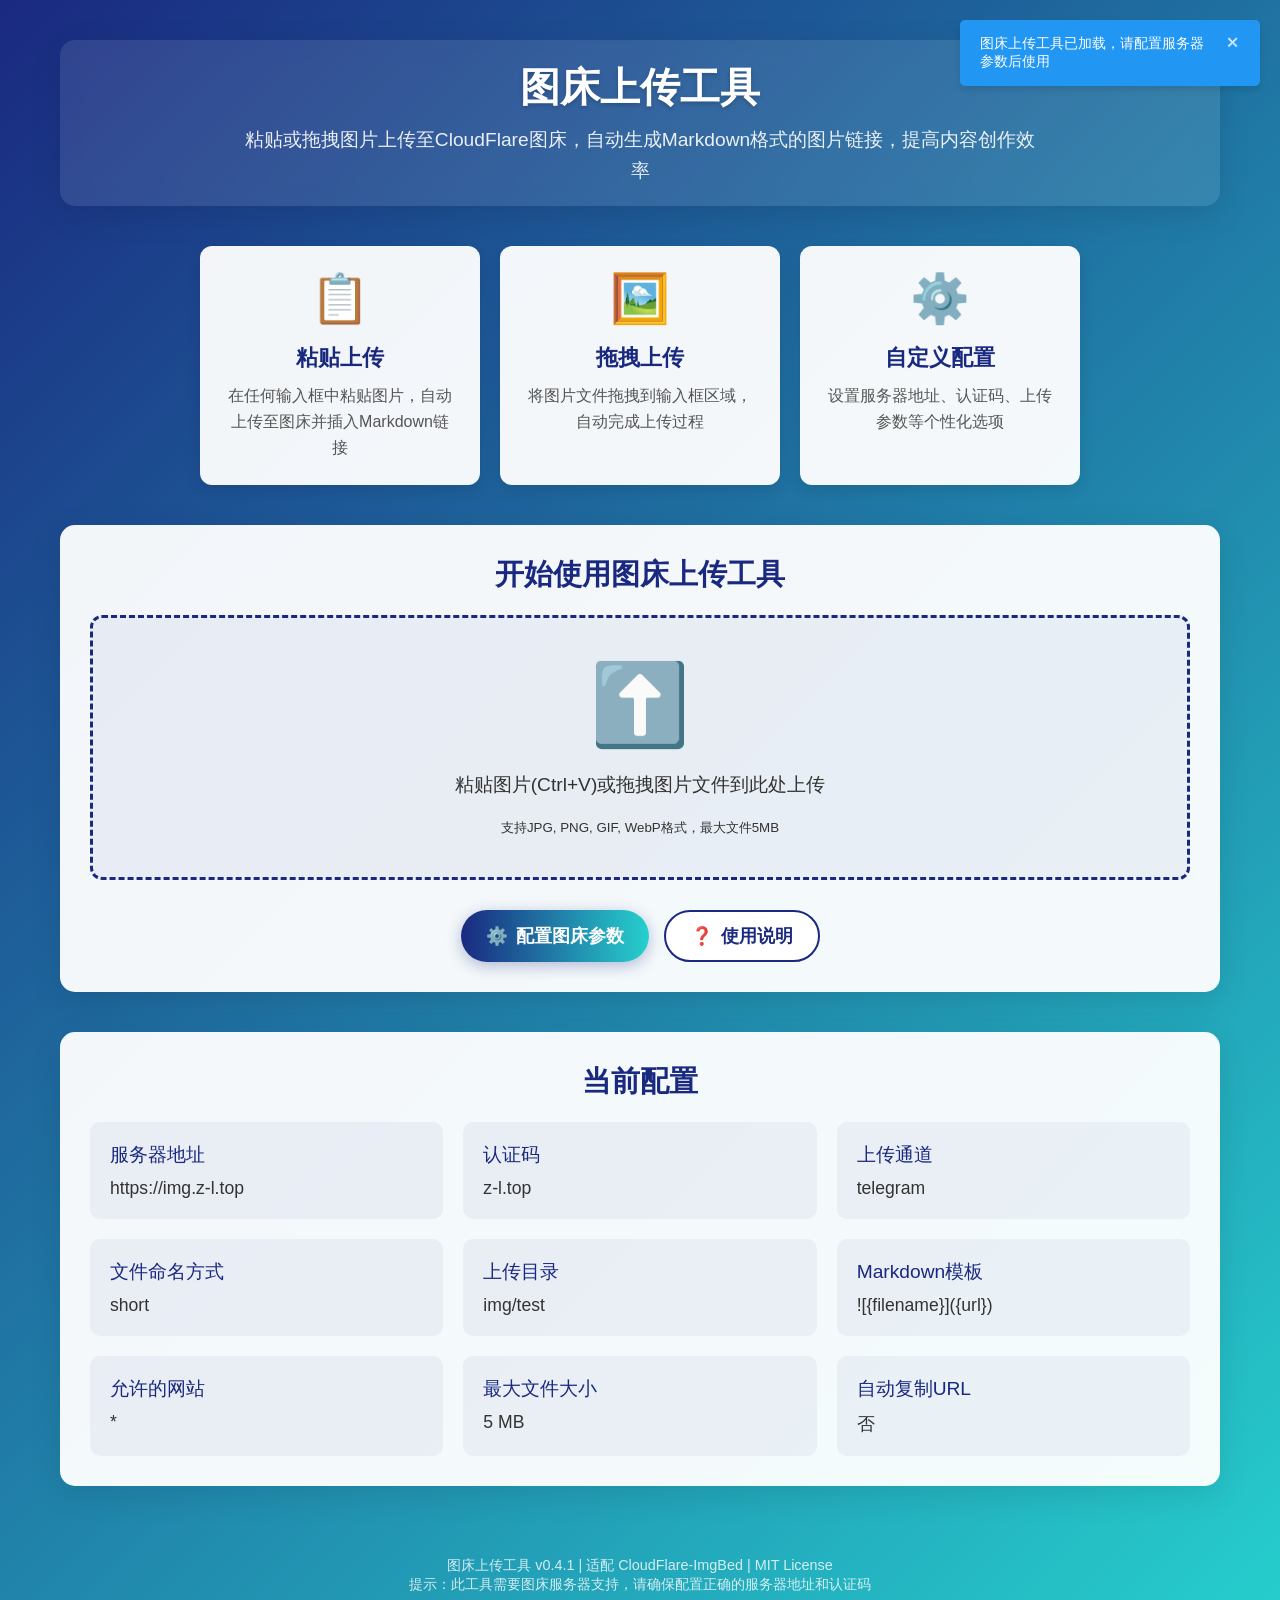
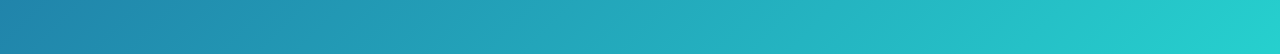
<file: deepseek.html>
<!DOCTYPE html>
<html lang="zh-CN">

<head>
    <meta charset="UTF-8">
    <meta name="viewport" content="width=device-width, initial-scale=1.0">
    <title>图床上传工具 - 粘贴上传至CloudFlare图床</title>
    <style>
        * {
            box-sizing: border-box;
            margin: 0;
            padding: 0;
            font-family: 'Segoe UI', Tahoma, Geneva, Verdana, sans-serif;
        }

        body {
            background: linear-gradient(135deg, #1a2980, #26d0ce);
            color: #333;
            min-height: 100vh;
            padding: 20px;
        }

        .container {
            max-width: 1200px;
            margin: 0 auto;
            padding: 20px;
        }

        header {
            text-align: center;
            margin-bottom: 40px;
            padding: 20px;
            background: rgba(255, 255, 255, 0.1);
            border-radius: 15px;
            backdrop-filter: blur(10px);
            box-shadow: 0 8px 32px rgba(0, 0, 0, 0.1);
        }

        h1 {
            font-size: 2.5rem;
            margin-bottom: 10px;
            color: white;
            text-shadow: 0 2px 4px rgba(0, 0, 0, 0.2);
        }

        .subtitle {
            font-size: 1.2rem;
            color: rgba(255, 255, 255, 0.9);
            max-width: 800px;
            margin: 0 auto;
            line-height: 1.6;
        }

        .features {
            display: flex;
            flex-wrap: wrap;
            justify-content: center;
            gap: 20px;
            margin: 40px 0;
        }

        .feature-card {
            background: rgba(255, 255, 255, 0.95);
            border-radius: 12px;
            padding: 25px;
            width: 280px;
            text-align: center;
            transition: transform 0.3s ease, box-shadow 0.3s ease;
            box-shadow: 0 5px 15px rgba(0, 0, 0, 0.1);
        }

        .feature-card:hover {
            transform: translateY(-10px);
            box-shadow: 0 15px 30px rgba(0, 0, 0, 0.15);
        }

        .feature-icon {
            font-size: 3rem;
            margin-bottom: 15px;
            color: #1a2980;
        }

        .feature-title {
            font-size: 1.4rem;
            margin-bottom: 10px;
            color: #1a2980;
        }

        .feature-desc {
            color: #555;
            line-height: 1.6;
        }

        .upload-section {
            background: rgba(255, 255, 255, 0.95);
            border-radius: 15px;
            padding: 30px;
            margin: 40px 0;
            box-shadow: 0 8px 32px rgba(0, 0, 0, 0.1);
        }

        .section-title {
            font-size: 1.8rem;
            margin-bottom: 20px;
            color: #1a2980;
            text-align: center;
        }

        .upload-area {
            border: 3px dashed #1a2980;
            border-radius: 12px;
            padding: 40px;
            text-align: center;
            background: rgba(26, 41, 128, 0.05);
            transition: all 0.3s ease;
            margin-bottom: 30px;
        }

        .upload-area:hover {
            background: rgba(26, 41, 128, 0.1);
        }

        .upload-icon {
            font-size: 5rem;
            color: #1a2980;
            margin-bottom: 20px;
        }

        .upload-text {
            font-size: 1.2rem;
            margin-bottom: 20px;
            color: #333;
        }

        .button-group {
            display: flex;
            justify-content: center;
            gap: 15px;
            margin-top: 30px;
        }

        .btn {
            padding: 12px 25px;
            border: none;
            border-radius: 50px;
            font-size: 1.1rem;
            font-weight: 600;
            cursor: pointer;
            transition: all 0.3s ease;
            display: inline-flex;
            align-items: center;
            gap: 8px;
        }

        .btn-primary {
            background: linear-gradient(to right, #1a2980, #26d0ce);
            color: white;
            box-shadow: 0 4px 15px rgba(26, 41, 128, 0.3);
        }

        .btn-secondary {
            background: white;
            color: #1a2980;
            border: 2px solid #1a2980;
        }

        .btn:hover {
            transform: translateY(-3px);
            box-shadow: 0 6px 20px rgba(26, 41, 128, 0.4);
        }

        .btn:active {
            transform: translateY(1px);
        }

        .config-section {
            background: rgba(255, 255, 255, 0.95);
            border-radius: 15px;
            padding: 30px;
            margin-top: 40px;
            box-shadow: 0 8px 32px rgba(0, 0, 0, 0.1);
        }

        .config-grid {
            display: grid;
            grid-template-columns: repeat(auto-fit, minmax(300px, 1fr));
            gap: 20px;
            margin-top: 20px;
        }

        .config-item {
            background: rgba(26, 41, 128, 0.05);
            padding: 20px;
            border-radius: 10px;
        }

        .config-title {
            font-size: 1.2rem;
            margin-bottom: 10px;
            color: #1a2980;
            display: flex;
            align-items: center;
            gap: 10px;
        }

        .config-value {
            font-size: 1.1rem;
            color: #333;
            word-break: break-all;
        }

        footer {
            text-align: center;
            margin-top: 50px;
            color: rgba(255, 255, 255, 0.8);
            padding: 20px;
            font-size: 0.9rem;
        }

        /* 通知样式 */
        .img-upload-notification {
            position: fixed;
            top: 20px;
            right: 20px;
            padding: 15px 20px;
            border-radius: 5px;
            z-index: 9999;
            max-width: 300px;
            font-size: 14px;
            box-shadow: 0 4px 6px rgba(0, 0, 0, 0.1);
            transition: all 0.3s ease;
            opacity: 0;
            transform: translateX(20px);
        }

        .img-upload-notification.show {
            opacity: 1;
            transform: translateX(0);
        }

        .img-upload-success {
            background-color: #4caf50;
            color: white;
        }

        .img-upload-error {
            background-color: #f44336;
            color: white;
        }

        .img-upload-info {
            background-color: #2196F3;
            color: white;
        }

        .img-upload-close {
            float: right;
            margin-left: 10px;
            cursor: pointer;
            opacity: 0.8;
        }

        .img-upload-close:hover {
            opacity: 1;
        }

        /* 拖拽区域样式 */
        .img-upload-dropzone {
            display: none;
            position: fixed;
            top: 0;
            left: 0;
            width: 100%;
            height: 100%;
            background: rgba(33, 150, 243, 0.2);
            border: 3px dashed #2196F3;
            z-index: 9998;
            box-sizing: border-box;
        }

        .img-upload-dropzone.active {
            display: block;
        }

        .img-upload-dropzone-message {
            position: absolute;
            top: 50%;
            left: 50%;
            transform: translate(-50%, -50%);
            background: white;
            padding: 20px 40px;
            border-radius: 8px;
            font-size: 18px;
            color: #2196F3;
            box-shadow: 0 2px 8px rgba(0, 0, 0, 0.1);
        }

        @media (max-width: 768px) {
            .features {
                flex-direction: column;
                align-items: center;
            }

            .feature-card {
                width: 100%;
            }

            .button-group {
                flex-direction: column;
            }

            h1 {
                font-size: 2rem;
            }

            .subtitle {
                font-size: 1rem;
            }
        }
    </style>
</head>

<body>
    <div class="container">
        <header>
            <h1>图床上传工具</h1>
            <p class="subtitle">粘贴或拖拽图片上传至CloudFlare图床，自动生成Markdown格式的图片链接，提高内容创作效率</p>
        </header>

        <div class="features">
            <div class="feature-card">
                <div class="feature-icon">📋</div>
                <h3 class="feature-title">粘贴上传</h3>
                <p class="feature-desc">在任何输入框中粘贴图片，自动上传至图床并插入Markdown链接</p>
            </div>

            <div class="feature-card">
                <div class="feature-icon">🖼️</div>
                <h3 class="feature-title">拖拽上传</h3>
                <p class="feature-desc">将图片文件拖拽到输入框区域，自动完成上传过程</p>
            </div>

            <div class="feature-card">
                <div class="feature-icon">⚙️</div>
                <h3 class="feature-title">自定义配置</h3>
                <p class="feature-desc">设置服务器地址、认证码、上传参数等个性化选项</p>
            </div>
        </div>

        <div class="upload-section">
            <h2 class="section-title">开始使用图床上传工具</h2>

            <div class="upload-area" id="uploadArea">
                <div class="upload-icon">⬆️</div>
                <p class="upload-text">粘贴图片(Ctrl+V)或拖拽图片文件到此处上传</p>
                <p><small>支持JPG, PNG, GIF, WebP格式，最大文件5MB</small></p>
            </div>

            <div class="button-group">
                <button class="btn btn-primary" id="configBtn">
                    <span>⚙️</span> 配置图床参数
                </button>
                <button class="btn btn-secondary" id="usageBtn">
                    <span>❓</span> 使用说明
                </button>
            </div>
        </div>

        <div class="config-section">
            <h2 class="section-title">当前配置</h2>
            <div class="config-grid" id="currentConfig">
                <!-- 配置信息将通过JS动态生成 -->
            </div>
        </div>

        <footer>
            <p>图床上传工具 v0.4.1 | 适配 CloudFlare-ImgBed | MIT License</p>
            <p>提示：此工具需要图床服务器支持，请确保配置正确的服务器地址和认证码</p>
        </footer>
    </div>

    <!-- 拖拽区域 -->
    <div class="img-upload-dropzone" id="dropZone">
        <div class="img-upload-dropzone-message">释放鼠标上传图片</div>
    </div>

    <script>
        // 图片上传工具核心逻辑
        (function () {
            'use strict';

            // 防止重复注入
            if (window.imageUploaderInitialized) {
                return;
            }
            window.imageUploaderInitialized = true;

            // 默认配置信息
            const DEFAULT_CONFIG = {
                AUTH_CODE: 'z-l.top',
                SERVER_URL: 'https://img.z-l.top',
                UPLOAD_PARAMS: {
                    serverCompress: true,
                    uploadChannel: 'telegram',
                    autoRetry: true,
                    uploadNameType: 'short',
                    returnFormat: 'full',
                    uploadFolder: 'img/test'
                },
                NOTIFICATION_DURATION: 3000,
                MARKDOWN_TEMPLATE: '![{filename}]({url})',
                AUTO_COPY_URL: false,
                ALLOWED_HOSTS: ['*'],
                MAX_FILE_SIZE: 5 * 1024 * 1024
            };

            // 从localStorage获取用户配置
            function getConfig() {
                const savedConfig = localStorage.getItem('imageUploaderConfig');
                if (savedConfig) {
                    try {
                        return JSON.parse(savedConfig);
                    } catch (e) {
                        console.error('Error parsing saved config', e);
                    }
                }
                return { ...DEFAULT_CONFIG };
            }

            // 保存配置到localStorage
            function saveConfig(config) {
                localStorage.setItem('imageUploaderConfig', JSON.stringify(config));
            }

            // 当前配置
            let CONFIG = getConfig();

            // 显示通知的函数
            function showNotification(message, type = 'info') {
                const notification = document.createElement('div');
                notification.className = `img-upload-notification img-upload-${type}`;

                const closeBtn = document.createElement('span');
                closeBtn.className = 'img-upload-close';
                closeBtn.textContent = '✕';
                closeBtn.onclick = () => removeNotification(notification);

                const messageSpan = document.createElement('span');
                messageSpan.textContent = message;

                notification.appendChild(closeBtn);
                notification.appendChild(messageSpan);
                document.body.appendChild(notification);

                // 添加显示动画
                setTimeout(() => notification.classList.add('show'), 10);

                // 自动消失
                const timeout = setTimeout(() => removeNotification(notification), CONFIG.NOTIFICATION_DURATION);

                // 鼠标悬停时暂停消失
                notification.addEventListener('mouseenter', () => clearTimeout(timeout));
                notification.addEventListener('mouseleave', () => setTimeout(() => removeNotification(notification), 1000));
            }

            // 移除通知
            function removeNotification(notification) {
                notification.classList.remove('show');
                setTimeout(() => {
                    if (notification.parentNode) {
                        notification.parentNode.removeChild(notification);
                    }
                }, 300);
            }

            // 复制文本到剪贴板
            function copyToClipboard(text) {
                const textarea = document.createElement('textarea');
                textarea.value = text;
                textarea.style.position = 'fixed';
                textarea.style.opacity = '0';
                document.body.appendChild(textarea);
                textarea.select();
                try {
                    document.execCommand('copy');
                    showNotification('链接已复制到剪贴板！', 'success');
                } catch (err) {
                    showNotification('复制失败：' + err.message, 'error');
                }
                document.body.removeChild(textarea);
            }

            // 检查文件大小
            function checkFileSize(file) {
                if (file.size > CONFIG.MAX_FILE_SIZE) {
                    showNotification(`文件大小超过限制（${Math.round(CONFIG.MAX_FILE_SIZE / 1024 / 1024)}MB）`, 'error');
                    return false;
                }
                return true;
            }

            // 上传图片
            async function uploadImage(blob, targetElement) {
                const formData = new FormData();
                const filename = `pasted-image-${Date.now()}.png`;
                formData.append('file', blob, filename);

                const queryParams = new URLSearchParams({
                    authCode: CONFIG.AUTH_CODE,
                    ...CONFIG.UPLOAD_PARAMS
                }).toString();

                try {
                    showNotification('正在上传图片，请稍候...', 'info');

                    const response = await fetch(`${CONFIG.SERVER_URL}/upload?${queryParams}`, {
                        method: 'POST',
                        body: formData
                    });

                    if (response.ok) {
                        const result = await response.json();

                        if (result && result.length > 0) {
                            const imageUrl = result[0].src;
                            insertMarkdownImage(imageUrl, targetElement, filename);
                            showNotification('图片上传成功！', 'success');

                            if (CONFIG.AUTO_COPY_URL) {
                                copyToClipboard(imageUrl);
                            }
                        } else {
                            showNotification('上传成功但未获取到图片链接', 'error');
                        }
                    } else {
                        let errorMsg = '上传失败';
                        try {
                            const errorResponse = await response.json();
                            errorMsg += '：' + (errorResponse.message || response.statusText);
                        } catch (e) {
                            errorMsg += `（状态码：${response.status}）`;
                        }
                        showNotification(errorMsg, 'error');
                    }
                } catch (error) {
                    showNotification(`上传过程发生错误：${error.message}`, 'error');
                }
            }

            // 在输入框中插入 Markdown 格式的图片链接
            function insertMarkdownImage(imageUrl, element, filename) {
                const markdownImage = CONFIG.MARKDOWN_TEMPLATE
                    .replace('{url}', imageUrl)
                    .replace('{filename}', filename.replace(/\.[^/.]+$/, ''));

                // 对于演示页面，我们直接显示结果
                if (element.id === 'uploadArea') {
                    const resultDiv = document.createElement('div');
                    resultDiv.style.marginTop = '20px';
                    resultDiv.style.padding = '15px';
                    resultDiv.style.background = '#f0f8ff';
                    resultDiv.style.borderRadius = '8px';
                    resultDiv.style.wordBreak = 'break-all';

                    resultDiv.innerHTML = `
                        <p><strong>上传成功！生成的Markdown：</strong></p>
                        <p style="font-family: monospace; background: #f8f8f8; padding: 10px; border-radius: 4px;">${markdownImage}</p>
                        <p><strong>图片URL：</strong> <a href="${imageUrl}" target="_blank">${imageUrl}</a></p>
                    `;

                    element.appendChild(resultDiv);
                }
            }

            // 创建配置界面
            function createConfigModal() {
                const overlay = document.createElement('div');
                overlay.className = 'img-upload-modal-overlay';
                overlay.style.position = 'fixed';
                overlay.style.top = '0';
                overlay.style.left = '0';
                overlay.style.right = '0';
                overlay.style.bottom = '0';
                overlay.style.background = 'rgba(0, 0, 0, 0.5)';
                overlay.style.zIndex = '9999';

                const modal = document.createElement('div');
                modal.className = 'img-upload-modal';
                modal.style.position = 'fixed';
                modal.style.top = '50%';
                modal.style.left = '50%';
                modal.style.transform = 'translate(-50%, -50%)';
                modal.style.background = 'white';
                modal.style.padding = '20px';
                modal.style.borderRadius = '8px';
                modal.style.boxShadow = '0 4px 12px rgba(0, 0, 0, 0.15)';
                modal.style.zIndex = '10000';
                modal.style.maxWidth = '600px';
                modal.style.width = '90%';
                modal.style.maxHeight = '80vh';
                modal.style.overflowY = 'auto';

                const content = `
                    <h2 style="margin: 0 0 20px; color: #333; font-size: 18px;">图床上传配置</h2>
                    <form id="img-upload-config-form">
                        <div style="margin-bottom: 20px;">
                            <label style="display: block; margin-bottom: 8px; color: #333; font-weight: 500;">认证码</label>
                            <input type="text" name="AUTH_CODE" value="${CONFIG.AUTH_CODE}" required style="width: 100%; padding: 8px; border: 1px solid #ddd; border-radius: 4px; font-size: 14px; box-sizing: border-box;">
                            <div style="margin-top: 4px; color: #666; font-size: 12px;">用于验证上传请求的密钥</div>
                        </div>
                        <div style="margin-bottom: 20px;">
                            <label style="display: block; margin-bottom: 8px; color: #333; font-weight: 500;">服务器地址</label>
                            <input type="text" name="SERVER_URL" value="${CONFIG.SERVER_URL}" required style="width: 100%; padding: 8px; border: 1px solid #ddd; border-radius: 4px; font-size: 14px; box-sizing: border-box;">
                            <div style="margin-top: 4px; color: #666; font-size: 12px;">图床服务器的URL地址</div>
                        </div>
                        <div style="margin-bottom: 20px;">
                            <label style="display: block; margin-bottom: 8px; color: #333; font-weight: 500;">上传通道</label>
                            <select name="uploadChannel" style="width: 100%; padding: 8px; border: 1px solid #ddd; border-radius: 4px; font-size: 14px; background-color: white;">
                                <option value="cfr2" ${CONFIG.UPLOAD_PARAMS.uploadChannel === 'cfr2' ? 'selected' : ''}>CloudFlare R2</option>
                                <option value="telegram" ${CONFIG.UPLOAD_PARAMS.uploadChannel === 'telegram' ? 'selected' : ''}>Telegram</option>
                            </select>
                            <div style="margin-top: 4px; color: #666; font-size: 12px;">选择图片上传的存储通道</div>
                        </div>
                        <div style="margin-bottom: 20px;">
                            <label style="display: block; margin-bottom: 8px; color: #333; font-weight: 500;">文件命名方式</label>
                            <select name="uploadNameType" style="width: 100%; padding: 8px; border: 1px solid #ddd; border-radius: 4px; font-size: 14px; background-color: white;">
                                <option value="default" ${CONFIG.UPLOAD_PARAMS.uploadNameType === 'default' ? 'selected' : ''}>默认（前缀_原名）</option>
                                <option value="index" ${CONFIG.UPLOAD_PARAMS.uploadNameType === 'index' ? 'selected' : ''}>仅前缀</option>
                                <option value="origin" ${CONFIG.UPLOAD_PARAMS.uploadNameType === 'origin' ? 'selected' : ''}>仅原名</option>
                                <option value="short" ${CONFIG.UPLOAD_PARAMS.uploadNameType === 'short' ? 'selected' : ''}>短链接</option>
                            </select>
                            <div style="margin-top: 4px; color: #666; font-size: 12px;">选择上传后的文件命名方式</div>
                        </div>
                        <div style="margin-bottom: 20px;">
                            <label style="display: block; margin-bottom: 8px; color: #333; font-weight: 500;">上传目录</label>
                            <input type="text" name="uploadFolder" value="${CONFIG.UPLOAD_PARAMS.uploadFolder}" style="width: 100%; padding: 8px; border: 1px solid #ddd; border-radius: 4px; font-size: 14px; box-sizing: border-box;">
                            <div style="margin-top: 4px; color: #666; font-size: 12px;">指定上传目录，使用相对路径，例如：img/test</div>
                        </div>
                        <div style="margin-bottom: 20px;">
                            <label style="display: block; margin-bottom: 8px; color: #333; font-weight: 500;">通知显示时间</label>
                            <input type="number" name="NOTIFICATION_DURATION" value="${CONFIG.NOTIFICATION_DURATION}" min="1000" step="500" style="width: 100%; padding: 8px; border: 1px solid #ddd; border-radius: 4px; font-size: 14px; box-sizing: border-box;">
                            <div style="margin-top: 4px; color: #666; font-size: 12px;">通知消息显示的时间（毫秒）</div>
                        </div>
                        <div style="margin-bottom: 20px;">
                            <label style="display: block; margin-bottom: 8px; color: #333; font-weight: 500;">Markdown模板</label>
                            <input type="text" name="MARKDOWN_TEMPLATE" value="${CONFIG.MARKDOWN_TEMPLATE}" style="width: 100%; padding: 8px; border: 1px solid #ddd; border-radius: 4px; font-size: 14px; box-sizing: border-box;">
                            <div style="margin-top: 4px; color: #666; font-size: 12px;">支持 {filename} 和 {url} 两个变量</div>
                        </div>
                        <div style="margin-bottom: 20px;">
                            <label style="display: block; margin-bottom: 8px; color: #333; font-weight: 500;">允许的网站</label>
                            <input type="text" name="ALLOWED_HOSTS" value="${CONFIG.ALLOWED_HOSTS.join(',')}" style="width: 100%; padding: 8px; border: 1px solid #ddd; border-radius: 4px; font-size: 14px; box-sizing: border-box;">
                            <div style="margin-top: 4px; color: #666; font-size: 12px;">输入域名，用逗号分隔。例如：example.com, *.test.com。使用 * 表示允许所有网站</div>
                        </div>
                        <div style="margin-bottom: 20px;">
                            <label style="display: block; margin-bottom: 8px; color: #333; font-weight: 500;">最大文件大小</label>
                            <div style="display: flex; align-items: center;">
                                <input type="number" name="MAX_FILE_SIZE" value="${CONFIG.MAX_FILE_SIZE / 1024 / 1024}" min="1" step="1" style="flex: 1; padding: 8px; border: 1px solid #ddd; border-radius: 4px 0 0 4px; font-size: 14px;">
                                <span style="padding: 8px 12px; background: #f5f5f5; border: 1px solid #ddd; border-left: none; border-radius: 0 4px 4px 0; color: #666;">MB</span>
                            </div>
                        </div>
                        <div style="margin-bottom: 20px;">
                            <label style="display: flex !important; align-items: center; font-weight: normal !important;">
                                <input type="checkbox" name="AUTO_COPY_URL" ${CONFIG.AUTO_COPY_URL ? 'checked' : ''} style="margin-right: 8px;">
                                自动复制URL到剪贴板
                            </label>
                        </div>
                        <div style="display: flex; justify-content: flex-end; gap: 10px; margin-top: 20px;">
                            <button type="button" class="img-upload-button img-upload-button-secondary" id="img-upload-cancel" style="padding: 8px 16px; border: none; border-radius: 4px; cursor: pointer; font-size: 14px; transition: background-color 0.2s; background: #e0e0e0; color: #333;">取消</button>
                            <button type="button" class="img-upload-button img-upload-button-secondary" id="img-upload-reset" style="padding: 8px 16px; border: none; border-radius: 4px; cursor: pointer; font-size: 14px; transition: background-color 0.2s; background: #e0e0e0; color: #333;">重置默认值</button>
                            <button type="submit" class="img-upload-button img-upload-button-primary" style="padding: 8px 16px; border: none; border-radius: 4px; cursor: pointer; font-size: 14px; transition: background-color 0.2s; background: #2196F3; color: white;">保存</button>
                        </div>
                    </form>
                `;

                modal.innerHTML = content;
                document.body.appendChild(overlay);
                document.body.appendChild(modal);

                // 事件处理
                const form = modal.querySelector('#img-upload-config-form');
                const cancelBtn = modal.querySelector('#img-upload-cancel');
                const resetBtn = modal.querySelector('#img-upload-reset');

                function closeModal() {
                    document.body.removeChild(overlay);
                    document.body.removeChild(modal);
                }

                overlay.addEventListener('click', closeModal);
                cancelBtn.addEventListener('click', closeModal);

                resetBtn.addEventListener('click', () => {
                    if (confirm('确定要重置所有配置到默认值吗？')) {
                        CONFIG = { ...DEFAULT_CONFIG };
                        saveConfig({});
                        showNotification('配置已重置为默认值！', 'success');
                        updateConfigDisplay();
                        closeModal();
                    }
                });

                form.addEventListener('submit', (e) => {
                    e.preventDefault();
                    try {
                        const formData = new FormData(form);
                        const newConfig = {
                            AUTH_CODE: formData.get('AUTH_CODE'),
                            SERVER_URL: formData.get('SERVER_URL'),
                            UPLOAD_PARAMS: {
                                ...DEFAULT_CONFIG.UPLOAD_PARAMS,
                                uploadChannel: formData.get('uploadChannel'),
                                uploadNameType: formData.get('uploadNameType'),
                                uploadFolder: formData.get('uploadFolder')
                            },
                            NOTIFICATION_DURATION: parseInt(formData.get('NOTIFICATION_DURATION')),
                            MARKDOWN_TEMPLATE: formData.get('MARKDOWN_TEMPLATE'),
                            ALLOWED_HOSTS: formData.get('ALLOWED_HOSTS')
                                .split(',')
                                .map(h => h.trim())
                                .filter(h => h),
                            MAX_FILE_SIZE: parseFloat(formData.get('MAX_FILE_SIZE')) * 1024 * 1024,
                            AUTO_COPY_URL: formData.get('AUTO_COPY_URL') === 'on'
                        };

                        CONFIG = newConfig;
                        saveConfig(newConfig);
                        showNotification('配置已更新！', 'success');
                        updateConfigDisplay();
                        closeModal();
                    } catch (error) {
                        showNotification('配置格式错误：' + error.message, 'error');
                    }
                });

                // 防止点击模态框时关闭
                modal.addEventListener('click', (e) => e.stopPropagation());
            }

            // 更新配置显示
            function updateConfigDisplay() {
                const configContainer = document.getElementById('currentConfig');
                configContainer.innerHTML = '';

                const configData = [
                    { title: '服务器地址', value: CONFIG.SERVER_URL },
                    { title: '认证码', value: CONFIG.AUTH_CODE },
                    { title: '上传通道', value: CONFIG.UPLOAD_PARAMS.uploadChannel },
                    { title: '文件命名方式', value: CONFIG.UPLOAD_PARAMS.uploadNameType },
                    { title: '上传目录', value: CONFIG.UPLOAD_PARAMS.uploadFolder },
                    { title: 'Markdown模板', value: CONFIG.MARKDOWN_TEMPLATE },
                    { title: '允许的网站', value: CONFIG.ALLOWED_HOSTS.join(', ') },
                    { title: '最大文件大小', value: `${CONFIG.MAX_FILE_SIZE / 1024 / 1024} MB` },
                    { title: '自动复制URL', value: CONFIG.AUTO_COPY_URL ? '是' : '否' }
                ];

                configData.forEach(item => {
                    const configItem = document.createElement('div');
                    configItem.className = 'config-item';
                    configItem.innerHTML = `
                        <div class="config-title">${item.title}</div>
                        <div class="config-value">${item.value}</div>
                    `;
                    configContainer.appendChild(configItem);
                });
            }

            // 初始化拖拽区域
            function initDropZone() {
                const dropZone = document.getElementById('dropZone');
                let activeElement = null;

                // 处理拖拽文件
                async function handleFiles(files, targetElement) {
                    for (const file of files) {
                        if (file.type.startsWith('image/')) {
                            if (!checkFileSize(file)) {
                                continue;
                            }
                            await uploadImage(file, targetElement);
                        } else {
                            showNotification('只能上传图片文件', 'error');
                        }
                    }
                }

                // 监听拖拽事件
                document.addEventListener('dragenter', (e) => {
                    e.preventDefault();
                    activeElement = document.activeElement;
                    if (activeElement && ['INPUT', 'TEXTAREA'].includes(activeElement.tagName)) {
                        dropZone.classList.add('active');
                    }
                });

                document.addEventListener('dragover', (e) => {
                    e.preventDefault();
                });

                document.addEventListener('dragleave', (e) => {
                    e.preventDefault();
                    const rect = document.documentElement.getBoundingClientRect();
                    if (e.clientX <= rect.left || e.clientX >= rect.right ||
                        e.clientY <= rect.top || e.clientY >= rect.bottom) {
                        dropZone.classList.remove('active');
                    }
                });

                document.addEventListener('drop', async (e) => {
                    e.preventDefault();
                    dropZone.classList.remove('active');

                    if (activeElement && ['INPUT', 'TEXTAREA'].includes(activeElement.tagName)) {
                        const files = Array.from(e.dataTransfer.files);
                        await handleFiles(files, activeElement);
                    } else {
                        const files = Array.from(e.dataTransfer.files);
                        await handleFiles(files, document.getElementById('uploadArea'));
                    }
                });
            }

            // 初始化事件监听器
            function initEventListeners() {
                // 粘贴事件
                document.addEventListener('paste', async function (event) {
                    const items = event.clipboardData.items;
                    let hasImage = false;

                    for (let item of items) {
                        if (item.type.startsWith('image/')) {
                            hasImage = true;
                            event.preventDefault();
                            const blob = item.getAsFile();

                            if (!checkFileSize(blob)) {
                                return;
                            }

                            await uploadImage(blob, document.activeElement || document.getElementById('uploadArea'));
                            break;
                        }
                    }
                });

                // 配置按钮
                document.getElementById('configBtn').addEventListener('click', createConfigModal);

                // 使用说明按钮
                document.getElementById('usageBtn').addEventListener('click', () => {
                    showNotification('在输入框中粘贴图片或拖拽图片文件到页面区域即可上传', 'info');
                });

                // 初始化拖拽区域
                initDropZone();

                // 初始化配置显示
                updateConfigDisplay();
            }

            // 初始化函数
            function init() {
                initEventListeners();
                showNotification('图床上传工具已加载，请配置服务器参数后使用', 'info');
            }

            // 在页面加载完成后初始化
            if (document.readyState === 'loading') {
                document.addEventListener('DOMContentLoaded', init);
            } else {
                init();
            }
        })();
    </script>
</body>

</html>
</file>
